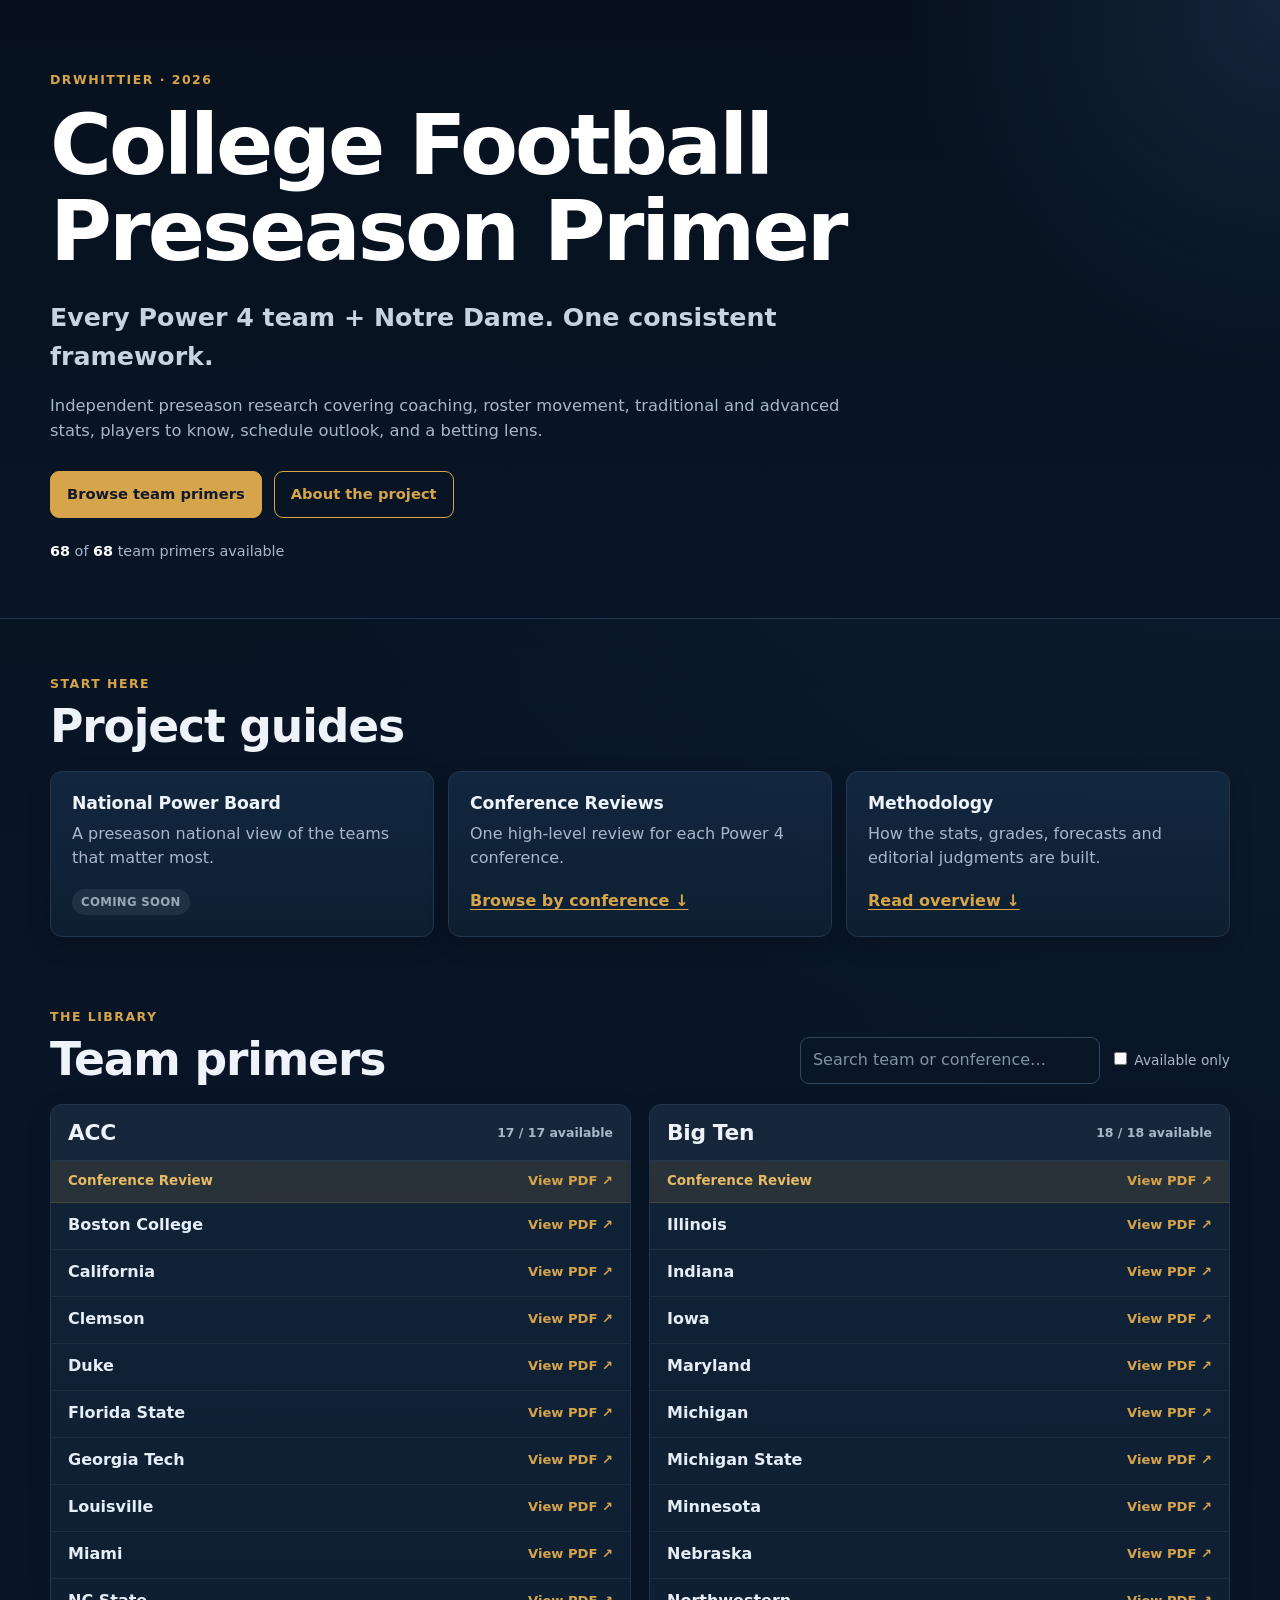
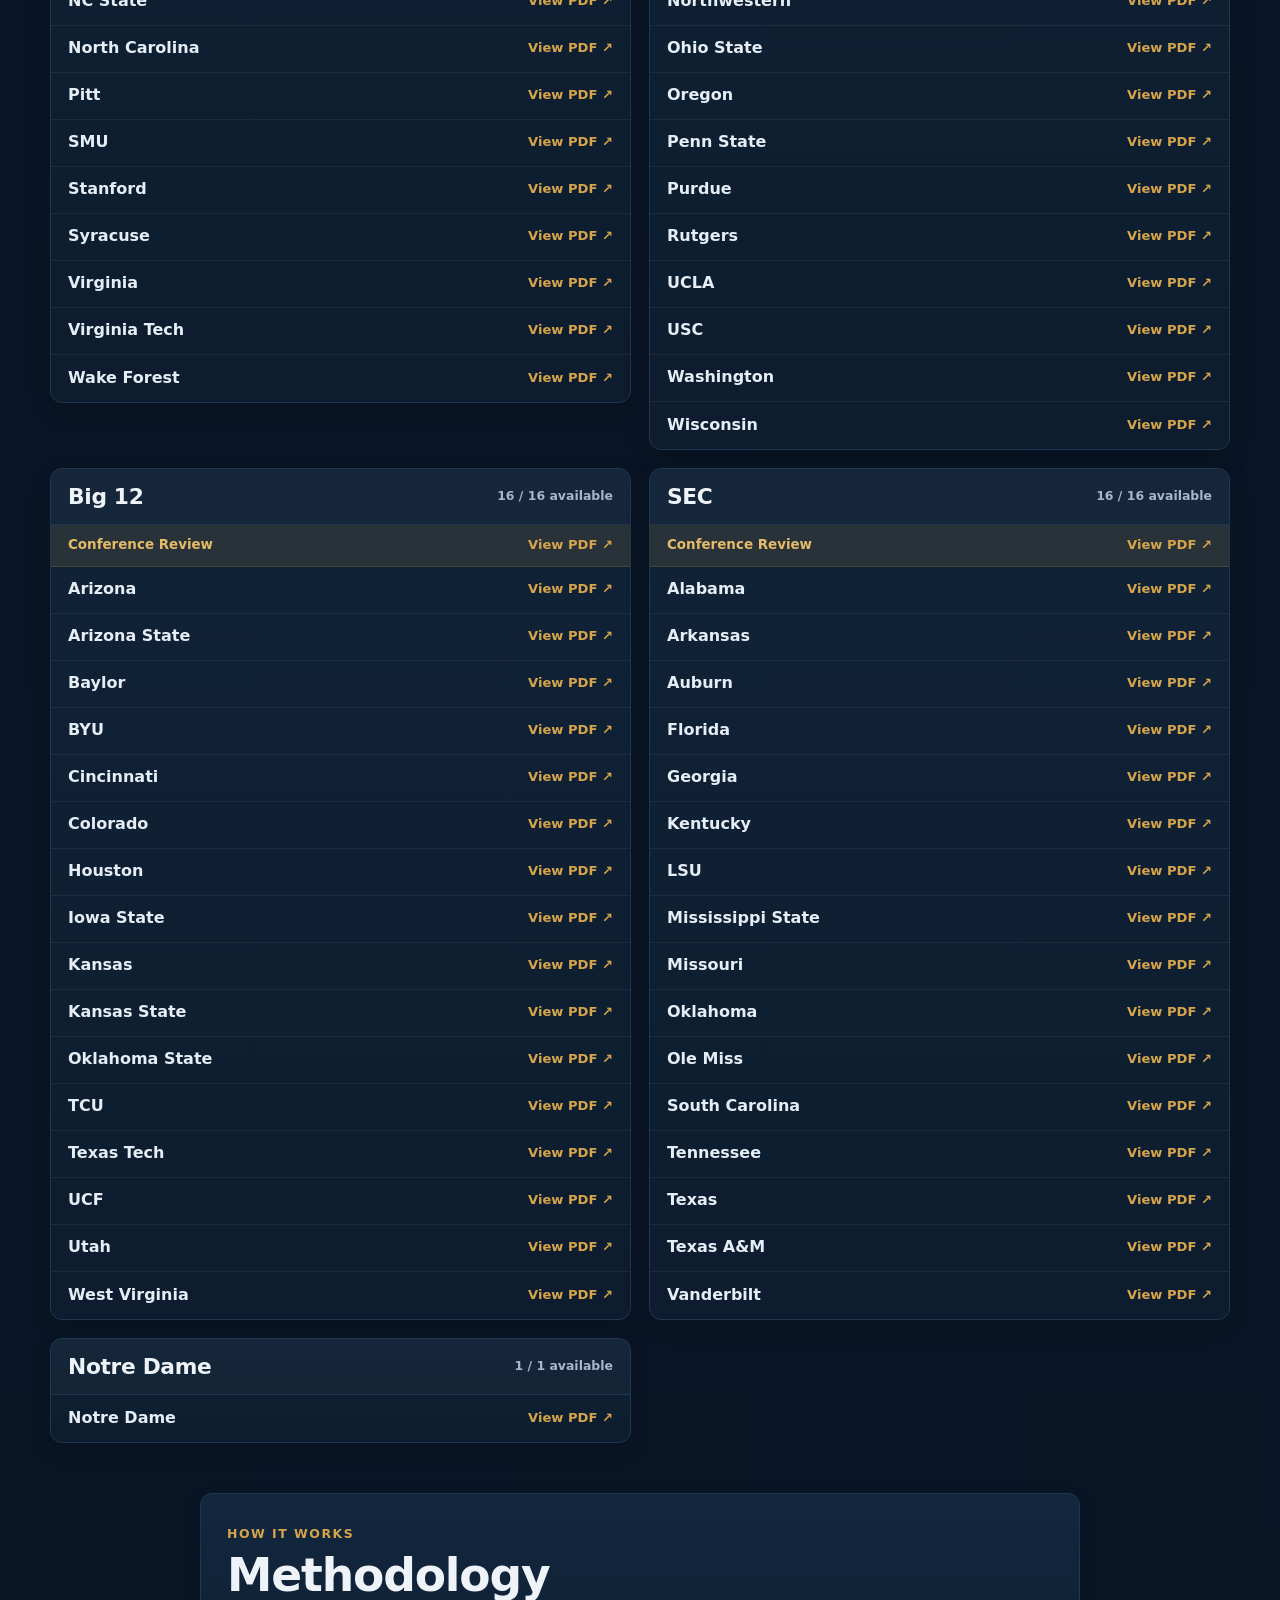
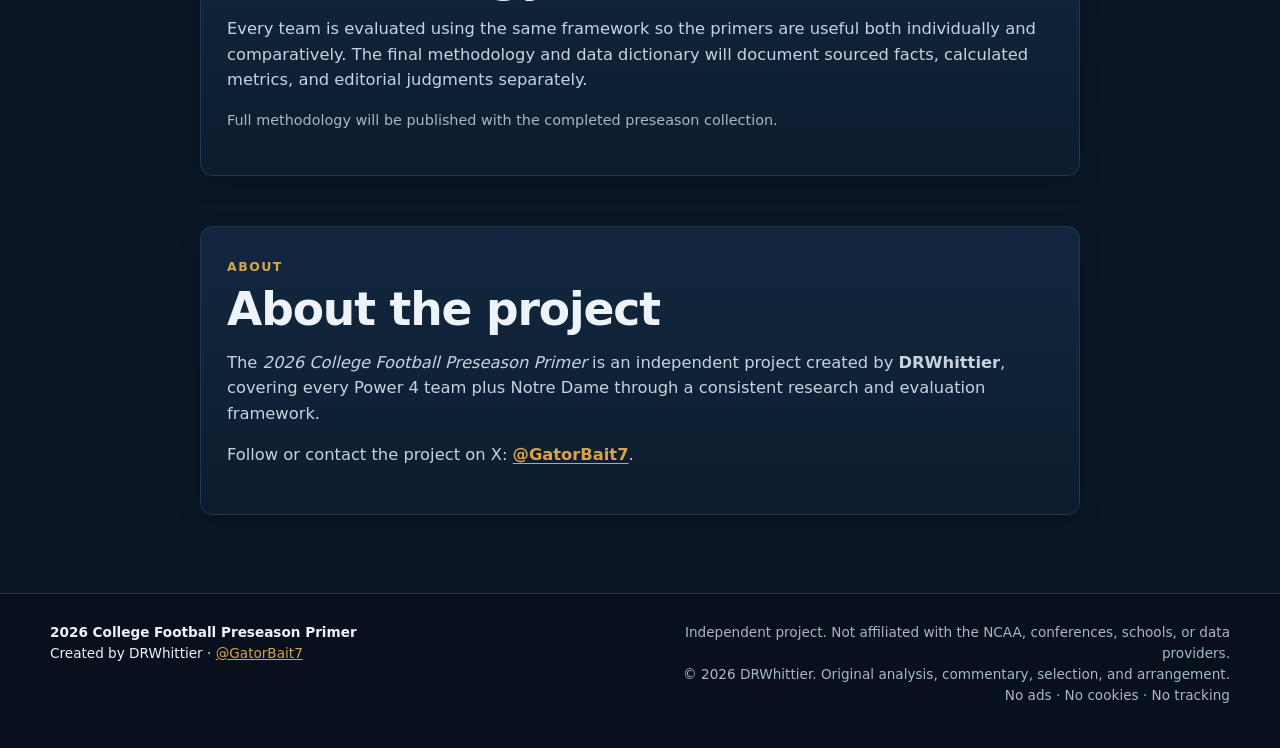
<file: index.html>
<!doctype html>
<html lang="en">
<head>
  <!-- Google tag (gtag.js) -->
<script async src="https://www.googletagmanager.com/gtag/js?id=G-PS1MJWSFMT"></script>
<script>
  window.dataLayer = window.dataLayer || [];
  function gtag(){dataLayer.push(arguments);}
  gtag('js', new Date());

  gtag('config', 'G-PS1MJWSFMT');
</script>
  <meta charset="utf-8">
  <meta name="viewport" content="width=device-width, initial-scale=1">
  <meta name="description" content="Independent 2026 college football preseason primers for every Power 4 team plus Notre Dame.">
  <meta name="author" content="DRWhittier">
  <meta name="theme-color" content="#111827">
  <meta property="og:title" content="2026 College Football Preseason Primer">
  <meta property="og:description" content="Every Power 4 team + Notre Dame. One consistent framework.">
  <meta property="og:type" content="website">
  <meta property="og:url" content="https://cfb.drwhittier.com/">
  <meta name="twitter:card" content="summary">
  <title>2026 College Football Preseason Primer</title>
  <link rel="stylesheet" href="assets/styles.css">
</head>
<body>
  <header class="site-header">
    <div class="wrap hero">
      <div class="eyebrow">DRWHITTIER · 2026</div>
      <h1>College Football<br>Preseason Primer</h1>
      <p class="dek">Every Power 4 team + Notre Dame. One consistent framework.</p>
      <p class="intro">Independent preseason research covering coaching, roster movement, traditional and advanced stats, players to know, schedule outlook, and a betting lens.</p>
      <div class="hero-actions">
        <a class="button primary" href="#primers">Browse team primers</a>
        <a class="button" href="#about">About the project</a>
      </div>
      <div class="release-line" aria-live="polite">
        <strong id="available-count">0</strong> of <strong>68</strong> team primers available
      </div>
    </div>
  </header>

  <main>
    <section class="wrap featured" aria-labelledby="featured-title">
      <div class="section-heading">
        <div>
          <span class="kicker">Start here</span>
          <h2 id="featured-title">Project guides</h2>
        </div>
      </div>
      <div class="guide-grid">
        <div class="guide-card">
          <h3>National Power Board</h3>
          <p>A preseason national view of the teams that matter most.</p>
          <span class="status-pill pending">Coming soon</span>
        </div>
        <div class="guide-card">
          <h3>Conference Reviews</h3>
          <p>One high-level review for each Power 4 conference.</p>
          <a class="text-link" href="#primers">Browse by conference ↓</a>
        </div>
        <div class="guide-card">
          <h3>Methodology</h3>
          <p>How the stats, grades, forecasts and editorial judgments are built.</p>
          <a class="text-link" href="#methodology">Read overview ↓</a>
        </div>
      </div>
    </section>

    <section id="primers" class="wrap primer-section" aria-labelledby="primers-title">
      <div class="section-heading primer-heading">
        <div>
          <span class="kicker">The library</span>
          <h2 id="primers-title">Team primers</h2>
        </div>
        <div class="filters">
          <label class="search-label" for="team-search">Find a team</label>
          <input id="team-search" type="search" placeholder="Search team or conference…" autocomplete="off">
          <label class="available-toggle"><input id="available-only" type="checkbox"> Available only</label>
        </div>
      </div>
      <div id="conference-grid" class="conference-grid"></div>
      <p id="no-results" class="no-results" hidden>No teams match that search.</p>
    </section>

    <section id="methodology" class="wrap info-section" aria-labelledby="methodology-title">
      <span class="kicker">How it works</span>
      <h2 id="methodology-title">Methodology</h2>
      <p>Every team is evaluated using the same framework so the primers are useful both individually and comparatively. The final methodology and data dictionary will document sourced facts, calculated metrics, and editorial judgments separately.</p>
      <p class="quiet">Full methodology will be published with the completed preseason collection.</p>
    </section>

    <section id="about" class="wrap info-section" aria-labelledby="about-title">
      <span class="kicker">About</span>
      <h2 id="about-title">About the project</h2>
      <p>The <em>2026 College Football Preseason Primer</em> is an independent project created by <strong>DRWhittier</strong>, covering every Power 4 team plus Notre Dame through a consistent research and evaluation framework.</p>
      <p>Follow or contact the project on X: <a class="text-link" href="https://x.com/GatorBait7" rel="me noopener noreferrer">@GatorBait7</a>.</p>
    </section>
  </main>

  <footer class="site-footer">
    <div class="wrap footer-inner">
      <div>
        <strong>2026 College Football Preseason Primer</strong><br>
        Created by DRWhittier · <a href="https://x.com/GatorBait7" rel="me noopener noreferrer">@GatorBait7</a>
      </div>
      <div class="footer-fineprint">
        Independent project. Not affiliated with the NCAA, conferences, schools, or data providers.<br>
        © 2026 DRWhittier. Original analysis, commentary, selection, and arrangement.<br>
        No ads · No cookies · No tracking
      </div>
    </div>
  </footer>

  <script src="assets/release-state.js"></script>
  <script src="assets/site.js"></script>
</body>
</html>
</file>
<file: assets/styles.css>
:root {
  --bg: #091526;
  --bg-elevated: #0d1d30;
  --panel: #102338;
  --panel-soft: #132942;
  --line: #22364d;
  --ink: #eef3f9;
  --muted: #a8b7c9;
  --muted-strong: #c7d3e1;
  --accent: #d6a54b;
  --accent-strong: #e5bb67;
  --accent-soft: rgba(214, 165, 75, 0.12);
  --success: #7edb9d;
  --success-soft: rgba(126, 219, 157, 0.15);
  --pending: #99a7b7;
  --pending-soft: rgba(153, 167, 183, 0.12);
  --max: 1180px;
  --display: "Segoe UI", Inter, ui-sans-serif, system-ui, -apple-system, BlinkMacSystemFont, Arial, sans-serif;
}

* { box-sizing: border-box; }
html { scroll-behavior: smooth; }
body {
  margin: 0;
  color: var(--ink);
  background:
    radial-gradient(circle at top right, rgba(35, 63, 102, 0.32), transparent 28%),
    linear-gradient(180deg, #07111e 0%, #091526 28%, #0a1626 100%);
  font-family: Inter, ui-sans-serif, system-ui, -apple-system, BlinkMacSystemFont, "Segoe UI", sans-serif;
  line-height: 1.55;
}
a { color: inherit; }
.wrap { width: min(calc(100% - 40px), var(--max)); margin: 0 auto; }

.site-header {
  background:
    radial-gradient(circle at top right, rgba(50, 79, 122, 0.30), transparent 26%),
    linear-gradient(180deg, #07111e 0%, #091526 100%);
  color: white;
  border-bottom: 1px solid var(--line);
}
.hero { padding: 70px 0 56px; }
.eyebrow, .kicker {
  display: block;
  font-size: .78rem;
  font-weight: 750;
  letter-spacing: .12em;
  text-transform: uppercase;
}
.eyebrow { color: var(--accent); margin-bottom: 14px; }
.kicker { color: var(--accent); margin-bottom: 8px; }

h1,
h2,
.guide-card h3,
.conference-header h3 {
  font-family: var(--display);
  font-weight: 750;
}

h1 {
  max-width: 900px;
  margin: 0;
  font-size: clamp(3rem, 6.6vw, 5.9rem);
  line-height: 1.01;
  letter-spacing: -.035em;
}
.dek {
  margin: 24px 0 10px;
  max-width: 860px;
  font-size: clamp(1.18rem, 2.1vw, 1.58rem);
  font-weight: 700;
  color: var(--muted-strong);
}
.intro { max-width: 800px; color: var(--muted); font-size: 1.02rem; }
.hero-actions { display: flex; flex-wrap: wrap; gap: 12px; margin: 28px 0 22px; }
.button {
  display: inline-block;
  padding: 11px 16px;
  border: 1px solid var(--accent);
  border-radius: 9px;
  text-decoration: none;
  font-weight: 800;
  font-size: .92rem;
  color: var(--accent);
  background: transparent;
  transition: transform .15s ease, background .15s ease, color .15s ease, border-color .15s ease;
}
.button.primary {
  background: var(--accent);
  color: #111827;
  border-color: var(--accent);
}
.button:hover {
  transform: translateY(-1px);
  border-color: var(--accent-strong);
  color: var(--accent-strong);
}
.button.primary:hover {
  background: var(--accent-strong);
  color: #111827;
}
.release-line { color: var(--muted); font-size: .9rem; }
.release-line strong { color: white; }

main { padding-bottom: 8px; }
section { padding-top: 55px; }
.section-heading { display: flex; justify-content: space-between; align-items: end; gap: 24px; margin-bottom: 20px; }
h2 {
  margin: 0;
  font-size: clamp(2rem, 3.6vw, 2.85rem);
  line-height: 1.08;
  letter-spacing: -.025em;
}
h3 { margin: 0 0 6px; font-size: 1.05rem; }

.guide-grid { display: grid; grid-template-columns: repeat(3, 1fr); gap: 14px; }
.guide-card {
  min-height: 155px;
  padding: 21px;
  border: 1px solid var(--line);
  border-radius: 12px;
  background: linear-gradient(180deg, rgba(18, 40, 64, 0.95), rgba(14, 31, 49, 0.96));
  box-shadow: 0 8px 22px rgba(0, 0, 0, .18);
}
.guide-card h3 {
  font-size: 1.08rem;
  line-height: 1.25;
  letter-spacing: -.01em;
}
.guide-card p { color: var(--muted); margin: 7px 0 18px; }
.text-link { color: var(--accent); font-weight: 750; text-decoration-thickness: 1px; text-underline-offset: 3px; }
.text-link:hover { color: var(--accent-strong); }
.status-pill {
  display: inline-flex;
  align-items: center;
  border-radius: 999px;
  padding: 4px 9px;
  font-size: .73rem;
  font-weight: 800;
  letter-spacing: .03em;
  text-transform: uppercase;
}
.status-pill.available { background: var(--success-soft); color: var(--success); }
.status-pill.pending { background: var(--pending-soft); color: var(--pending); }

.primer-section { padding-top: 70px; }
.primer-heading { align-items: flex-end; }
.filters { display: flex; align-items: center; gap: 10px; flex-wrap: wrap; justify-content: flex-end; }
.search-label { position: absolute; width: 1px; height: 1px; overflow: hidden; clip: rect(0 0 0 0); }
#team-search {
  width: min(300px, 72vw);
  border: 1px solid #31465e;
  border-radius: 9px;
  padding: 10px 12px;
  font: inherit;
  color: var(--ink);
  background: rgba(10, 22, 38, 0.92);
}
#team-search::placeholder { color: #8093a8; }
.available-toggle { font-size: .86rem; color: var(--muted); white-space: nowrap; }
.available-toggle input { accent-color: var(--accent); }
.conference-grid { display: grid; grid-template-columns: repeat(2, minmax(0, 1fr)); gap: 18px; align-items: start; }
.conference-card {
  background: linear-gradient(180deg, rgba(17, 35, 56, 0.96), rgba(13, 29, 47, 0.96));
  border: 1px solid var(--line);
  border-radius: 12px;
  overflow: hidden;
  box-shadow: 0 8px 24px rgba(0, 0, 0, .16);
}
.conference-header {
  display: flex;
  justify-content: space-between;
  align-items: center;
  gap: 12px;
  padding: 15px 17px;
  border-bottom: 1px solid var(--line);
  background: rgba(255, 255, 255, 0.02);
}
.conference-header h3 {
  font-size: 1.36rem;
  margin: 0;
  line-height: 1.15;
  letter-spacing: -.015em;
}
.conference-count { color: var(--muted); font-size: .78rem; font-weight: 700; }
.conference-review {
  display: flex;
  justify-content: space-between;
  align-items: center;
  padding: 10px 17px;
  background: var(--accent-soft);
  border-bottom: 1px solid rgba(214, 165, 75, 0.18);
  font-size: .84rem;
  font-weight: 760;
  color: var(--accent-strong);
}
.team-list { list-style: none; margin: 0; padding: 0; }
.team-row {
  display: flex;
  justify-content: space-between;
  align-items: center;
  gap: 14px;
  padding: 10px 17px;
  border-bottom: 1px solid rgba(255,255,255,.06);
  min-height: 47px;
}
.team-row:last-child { border-bottom: 0; }
.team-name { font-weight: 700; color: #e5edf7; }
.team-link {
  flex: 0 0 auto;
  color: var(--accent);
  font-size: .82rem;
  font-weight: 800;
  text-decoration: none;
}
.team-link:hover { color: var(--accent-strong); text-decoration: underline; text-underline-offset: 3px; }
.team-coming { color: #8c9aae; font-size: .78rem; font-weight: 650; }
.no-results { text-align: center; padding: 34px; color: var(--muted); }

.info-section {
  max-width: 880px;
  padding: 30px 26px;
  margin-top: 50px;
  border: 1px solid var(--line);
  border-radius: 12px;
  background: linear-gradient(180deg, rgba(18, 40, 64, 0.94), rgba(13, 29, 47, 0.96));
  box-shadow: 0 8px 24px rgba(0, 0, 0, .14);
}
.info-section p { font-size: 1.02rem; color: var(--muted-strong); }
.quiet { color: var(--muted) !important; font-size: .9rem !important; }

.site-footer {
  margin-top: 70px;
  padding: 28px 0 42px;
  border-top: 1px solid var(--line);
  background: rgba(6, 14, 24, 0.68);
}
.footer-inner { display: flex; justify-content: space-between; gap: 30px; font-size: .85rem; }
.footer-fineprint { max-width: 570px; color: var(--muted); text-align: right; }
.site-footer a { color: var(--accent); }
.site-footer a:hover { color: var(--accent-strong); }

@media (max-width: 800px) {
  .hero { padding: 50px 0 42px; }
  .guide-grid, .conference-grid { grid-template-columns: 1fr; }
  .section-heading, .primer-heading, .footer-inner { align-items: stretch; flex-direction: column; }
  .filters { justify-content: flex-start; }
  .footer-fineprint { text-align: left; }
  .info-section { margin-top: 36px; padding: 24px 20px; }
}

@media print {
  .site-header { background: white; color: black; border-bottom: 2px solid black; }
  .eyebrow, .intro, .release-line { color: black; }
  .hero-actions, .filters { display: none; }
  body { background: white; color: black; }
  .conference-card, .guide-card, .info-section { break-inside: avoid; box-shadow: none; background: white; color: black; }
}
</file>
